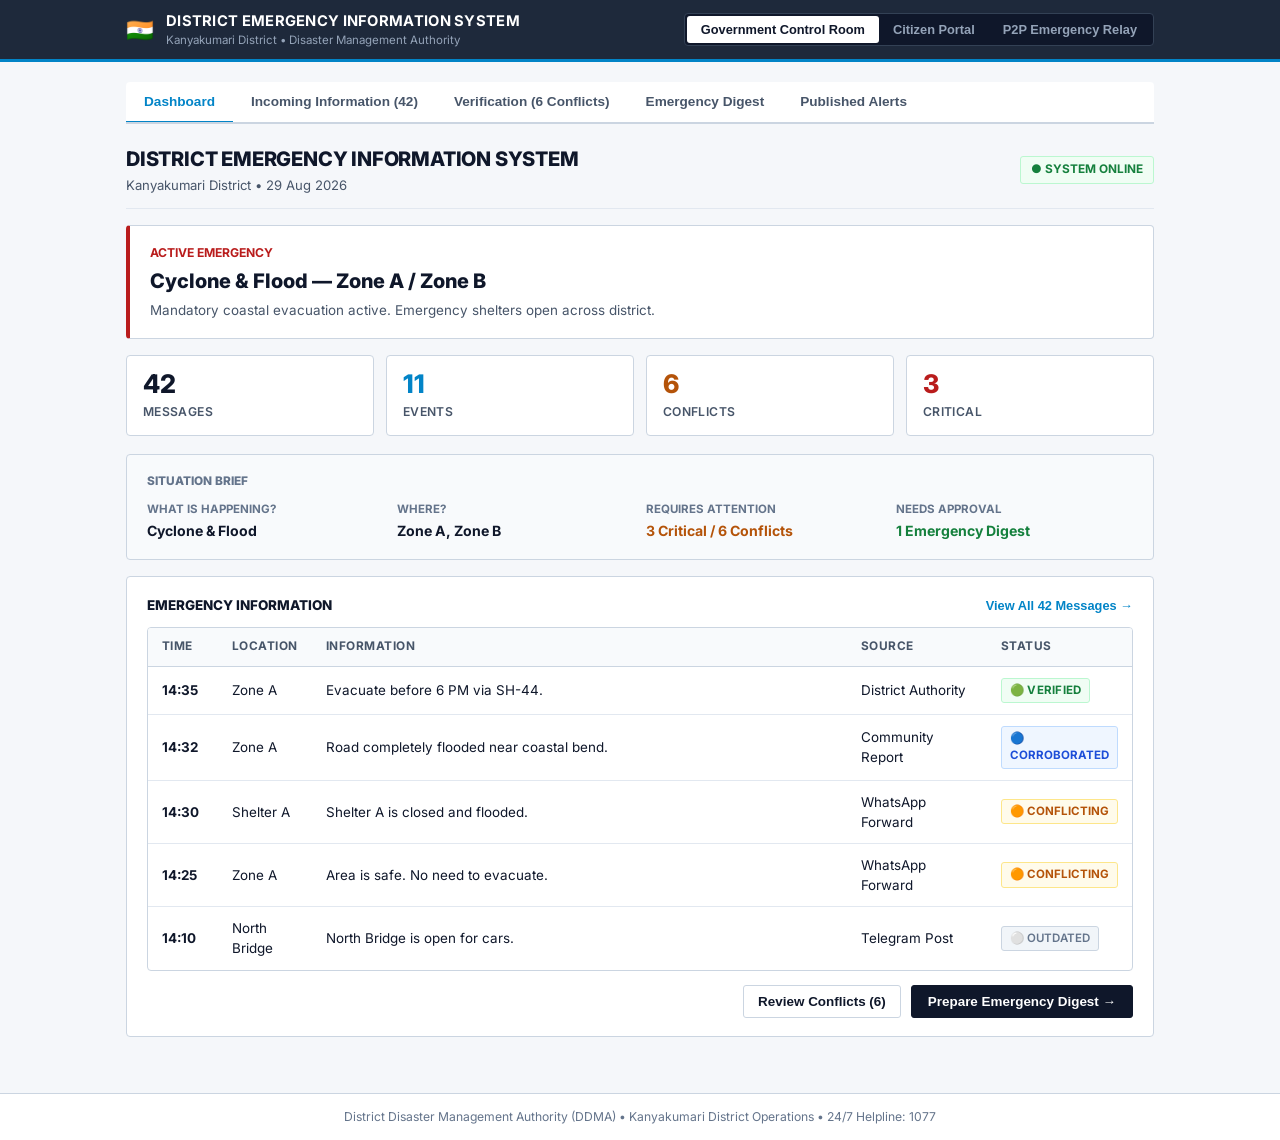
<file: index.html>
<!DOCTYPE html>
<html lang="en">
<head>
  <meta charset="UTF-8">
  <meta name="viewport" content="width=device-width, initial-scale=1.0">
  <title>District Emergency Information System — Kanyakumari</title>
  <link rel="preconnect" href="https://fonts.googleapis.com">
  <link rel="preconnect" href="https://fonts.gstatic.com" crossorigin>
  <link href="https://fonts.googleapis.com/css2?family=Inter:wght@400;500;600;700;800&display=swap" rel="stylesheet">
  <link rel="stylesheet" href="web/css/styles.css">
</head>
<body>

  <!-- Top System Bar -->
  <header class="top-nav-bar">
    <div class="nav-container">
      <div class="nav-brand">
        <span class="flag-icon">🇮🇳</span>
        <div>
          <div class="brand-title">DISTRICT EMERGENCY INFORMATION SYSTEM</div>
          <div class="brand-sub">Kanyakumari District &bull; Disaster Management Authority</div>
        </div>
      </div>
      <div class="role-switcher">
        <button class="role-btn active" id="btn-gov-role" onclick="switchPortal('gov')">
          Government Control Room
        </button>
        <button class="role-btn" id="btn-citizen-role" onclick="switchPortal('citizen')">
          Citizen Portal
        </button>
        <button class="role-btn" id="btn-p2p-role" onclick="switchPortal('p2p')">
          P2P Emergency Relay
        </button>
      </div>
    </div>
  </header>

  <main class="main-wrapper">

    <!-- ======================================================================= -->
    <!-- 🏛️ GOVERNMENT DISASTER CONTROL ROOM (5 SCREENS)                        -->
    <!-- ======================================================================= -->
    <section id="portal-gov" class="portal-section active">
      
      <!-- 5-Tab Government Navigation -->
      <nav class="gov-subnav" aria-label="Government Control Room Navigation">
        <button class="gov-nav-tab active" id="g-tab-dashboard" onclick="switchGovScreen('dashboard')">
          Dashboard
        </button>
        <button class="gov-nav-tab" id="g-tab-incoming" onclick="switchGovScreen('incoming')">
          Incoming Information (<span id="badge-inbox-count">42</span>)
        </button>
        <button class="gov-nav-tab" id="g-tab-verification" onclick="switchGovScreen('verification')">
          Verification (<span id="badge-conflict-count">6 Conflicts</span>)
        </button>
        <button class="gov-nav-tab" id="g-tab-digest" onclick="switchGovScreen('digest')">
          Emergency Digest
        </button>
        <button class="gov-nav-tab" id="g-tab-published" onclick="switchGovScreen('published')">
          Published Alerts
        </button>
      </nav>

      <!-- ===================================================================== -->
      <!-- SCREEN 1: DASHBOARD                                                   -->
      <!-- ===================================================================== -->
      <div id="screen-gov-dashboard" class="gov-screen active">
        
        <div class="portal-top-bar">
          <div>
            <h1 class="portal-title-main">DISTRICT EMERGENCY INFORMATION SYSTEM</h1>
            <p class="portal-title-sub">Kanyakumari District &bull; 29 Aug 2026</p>
          </div>
          <span class="status-pill-online">● SYSTEM ONLINE</span>
        </div>

        <!-- Active Emergency Hero Summary -->
        <div class="clean-card" style="border-left: 4px solid #B91C1C; margin-bottom: 16px;">
          <div style="font-size: 0.76rem; font-weight: 700; color: #B91C1C; text-transform: uppercase;">
            ACTIVE EMERGENCY
          </div>
          <h2 style="font-size: 1.25rem; font-weight: 800; color: #0F172A; margin: 4px 0;">
            Cyclone &amp; Flood — Zone A / Zone B
          </h2>
          <p style="font-size: 0.84rem; color: #475569;">
            Mandatory coastal evacuation active. Emergency shelters open across district.
          </p>
        </div>

        <!-- 4 Stat Boxes -->
        <div class="kpi-grid-4">
          <div class="kpi-card">
            <div class="kpi-card-num" id="kpi-msgs">42</div>
            <div class="kpi-card-label">Messages</div>
          </div>
          <div class="kpi-card">
            <div class="kpi-card-num" id="kpi-events" style="color: #0284C7;">11</div>
            <div class="kpi-card-label">Events</div>
          </div>
          <div class="kpi-card">
            <div class="kpi-card-num" id="kpi-conflicts" style="color: #B45309;">6</div>
            <div class="kpi-card-label">Conflicts</div>
          </div>
          <div class="kpi-card">
            <div class="kpi-card-num" id="kpi-critical" style="color: #B91C1C;">3</div>
            <div class="kpi-card-label">Critical</div>
          </div>
        </div>

        <!-- Control Room Situation Summary (Four Questions) -->
        <div class="clean-card" style="background: #F8FAFC; margin-bottom: 16px;">
          <div style="font-size: 0.74rem; font-weight: 800; color: #64748B; text-transform: uppercase; margin-bottom: 10px;">
            SITUATION BRIEF
          </div>
          <div style="display: grid; grid-template-columns: repeat(4, 1fr); gap: 12px;">
            <div>
              <div style="font-size: 0.72rem; color: #64748B; font-weight: 700;">WHAT IS HAPPENING?</div>
              <div style="font-size: 0.88rem; font-weight: 700; color: #0F172A; margin-top: 2px;">Cyclone &amp; Flood</div>
            </div>
            <div>
              <div style="font-size: 0.72rem; color: #64748B; font-weight: 700;">WHERE?</div>
              <div style="font-size: 0.88rem; font-weight: 700; color: #0F172A; margin-top: 2px;">Zone A, Zone B</div>
            </div>
            <div>
              <div style="font-size: 0.72rem; color: #64748B; font-weight: 700;">REQUIRES ATTENTION</div>
              <div style="font-size: 0.88rem; font-weight: 700; color: #B45309; margin-top: 2px;">3 Critical / 6 Conflicts</div>
            </div>
            <div>
              <div style="font-size: 0.72rem; color: #64748B; font-weight: 700;">NEEDS APPROVAL</div>
              <div style="font-size: 0.88rem; font-weight: 700; color: #15803D; margin-top: 2px;">1 Emergency Digest</div>
            </div>
          </div>
        </div>

        <!-- Live Emergency Information Table -->
        <div class="clean-card">
          <div style="display: flex; justify-content: space-between; align-items: center; margin-bottom: 12px;">
            <div style="font-size: 0.84rem; font-weight: 800; color: #0F172A; text-transform: uppercase;">
              EMERGENCY INFORMATION
            </div>
            <button class="btn-text-link" onclick="switchGovScreen('incoming')">View All 42 Messages &rarr;</button>
          </div>

          <div class="gov-table-wrap">
            <table class="gov-table">
              <thead>
                <tr>
                  <th style="width: 70px;">Time</th>
                  <th style="width: 90px;">Location</th>
                  <th>Information</th>
                  <th style="width: 140px;">Source</th>
                  <th style="width: 120px;">Status</th>
                </tr>
              </thead>
              <tbody id="dashboard-table-body">
                <tr>
                  <td><b>14:35</b></td>
                  <td>Zone A</td>
                  <td>Evacuate before 6 PM via SH-44.</td>
                  <td>District Authority</td>
                  <td><span class="badge-verified">🟢 VERIFIED</span></td>
                </tr>
                <tr>
                  <td><b>14:32</b></td>
                  <td>Zone A</td>
                  <td>Road completely flooded near coastal bend.</td>
                  <td>Community Report</td>
                  <td><span class="badge-corroborated">🔵 CORROBORATED</span></td>
                </tr>
                <tr>
                  <td><b>14:30</b></td>
                  <td>Shelter A</td>
                  <td>Shelter A is closed and flooded.</td>
                  <td>WhatsApp Forward</td>
                  <td><span class="badge-conflicting">🟠 CONFLICTING</span></td>
                </tr>
                <tr>
                  <td><b>14:25</b></td>
                  <td>Zone A</td>
                  <td>Area is safe. No need to evacuate.</td>
                  <td>WhatsApp Forward</td>
                  <td><span class="badge-conflicting">🟠 CONFLICTING</span></td>
                </tr>
                <tr>
                  <td><b>14:10</b></td>
                  <td>North Bridge</td>
                  <td>North Bridge is open for cars.</td>
                  <td>Telegram Post</td>
                  <td><span class="badge-outdated">⚪ OUTDATED</span></td>
                </tr>
              </tbody>
            </table>
          </div>

          <div style="display: flex; gap: 10px; margin-top: 14px; justify-content: flex-end;">
            <button class="btn-secondary-gov" onclick="switchGovScreen('verification')">
              Review Conflicts (6)
            </button>
            <button class="btn-primary-gov" onclick="switchGovScreen('digest')">
              Prepare Emergency Digest &rarr;
            </button>
          </div>
        </div>

      </div>


      <!-- ===================================================================== -->
      <!-- SCREEN 2: INCOMING INFORMATION                                        -->
      <!-- ===================================================================== -->
      <div id="screen-gov-incoming" class="gov-screen">
        
        <div class="portal-top-bar">
          <div>
            <h1 class="portal-title-main">INCOMING INFORMATION</h1>
            <p class="portal-title-sub">Raw incoming message stream from all disaster channels</p>
          </div>
          <button class="btn-primary-gov" onclick="toggleAddModal(true)">
            + Add Incoming Message
          </button>
        </div>

        <!-- Clean Filter Pills -->
        <div style="display: flex; gap: 8px; margin-bottom: 14px; flex-wrap: wrap;">
          <button class="btn-filter-pill active" id="btn-f-all" onclick="setInboxFilter('all')">All (42)</button>
          <button class="btn-filter-pill" id="btn-f-official" onclick="setInboxFilter('official')">Official (7)</button>
          <button class="btn-filter-pill" id="btn-f-news" onclick="setInboxFilter('news')">News (8)</button>
          <button class="btn-filter-pill" id="btn-f-community" onclick="setInboxFilter('community')">Community (15)</button>
          <button class="btn-filter-pill" id="btn-f-social" onclick="setInboxFilter('social')">Social (12)</button>
        </div>

        <!-- Add Message Drawer -->
        <div class="clean-card" id="add-msg-drawer" style="display: none; background: #F8FAFC; margin-bottom: 16px;">
          <div style="font-size: 0.8rem; font-weight: 700; color: #0F172A; text-transform: uppercase; margin-bottom: 10px;">
            ADD NEW INCOMING MESSAGE
          </div>
          <div style="display: grid; grid-template-columns: 1fr 1fr; gap: 10px; margin-bottom: 10px;">
            <div>
              <label style="font-size: 0.74rem; font-weight: 600; color: #475569;">Source</label>
              <select id="in-source" style="width: 100%; padding: 8px; border: 1px solid var(--border-color); border-radius: 3px; margin-top: 2px;">
                <option value="Community Report">Community Report</option>
                <option value="District Disaster Management Authority">District Authority</option>
                <option value="Police Control Room">Police Control Room</option>
                <option value="Social Media Forward">Social Media Forward</option>
              </select>
            </div>
            <div>
              <label style="font-size: 0.74rem; font-weight: 600; color: #475569;">Location</label>
              <input type="text" id="in-loc" value="Zone A" style="width: 100%; padding: 8px; border: 1px solid var(--border-color); border-radius: 3px; margin-top: 2px;">
            </div>
          </div>
          <div style="margin-bottom: 10px;">
            <label style="font-size: 0.74rem; font-weight: 600; color: #475569;">Message</label>
            <input type="text" id="in-txt" value="Zone A is safe. Water levels receding." style="width: 100%; padding: 8px; border: 1px solid var(--border-color); border-radius: 3px; margin-top: 2px;">
          </div>
          <div style="display: flex; gap: 8px;">
            <button class="btn-primary-gov" onclick="submitIncomingMsg()">Save to Pool</button>
            <button class="btn-secondary-gov" onclick="toggleAddModal(false)">Cancel</button>
          </div>
        </div>

        <!-- Incoming Messages List -->
        <div id="incoming-stream-container"></div>

      </div>


      <!-- ===================================================================== -->
      <!-- SCREEN 3: VERIFICATION                                                -->
      <!-- ===================================================================== -->
      <div id="screen-gov-verification" class="gov-screen">
        
        <div class="portal-top-bar">
          <div>
            <h1 class="portal-title-main">CLAIM VERIFICATION</h1>
            <p class="portal-title-sub">Compare unverified reports against sovereign official records</p>
          </div>
          <button class="btn-primary-gov" onclick="switchGovScreen('digest')">
            Go to Emergency Digest &rarr;
          </button>
        </div>

        <!-- Verification Item 1 -->
        <article class="verif-block-card" style="border-left: 4px solid #B45309;">
          <div style="display: flex; justify-content: space-between; align-items: center; margin-bottom: 10px;">
            <div class="field-label" style="color: #B45309;">UNVERIFIED CLAIM #01</div>
            <span class="badge-conflicting">🟠 CONFLICTING</span>
          </div>

          <div style="font-size: 1.05rem; font-weight: 700; color: #0F172A; margin-bottom: 4px;">
            &ldquo;Shelter A is closed.&rdquo;
          </div>
          <div style="font-size: 0.76rem; color: #64748B; margin-bottom: 12px;">
            Source: Community Report &bull; WhatsApp Forward
          </div>

          <div class="verif-grid-2">
            <div class="verif-side-box" style="background: #F0FDF4; border-color: #BBF7D0;">
              <div class="field-label" style="color: #15803D;">CURRENT OFFICIAL INFORMATION</div>
              <div class="field-value-strong" style="font-size: 0.88rem;">
                Shelter A is open and accepting evacuees until 10 PM.
              </div>
              <div class="field-value-meta">
                Source: District Disaster Management Authority &bull; Updated: 14:35 IST
              </div>
            </div>

            <div class="verif-side-box">
              <div class="field-label">REASON</div>
              <div style="font-size: 0.88rem; color: #334155; margin-top: 2px;">
                The claim conflicts with the latest official information.
              </div>
              <div style="margin-top: 10px;">
                <button class="btn-secondary-gov" style="padding: 4px 10px; font-size: 0.76rem;" onclick="openEvidenceModal('Shelter A is fully open, dry, and admitting evacuees 24/7 with dry food rations and medical staff.', 'DDMA Facility Order Ref: DDMA-SHELTER-01')">
                  View Evidence &rarr;
                </button>
              </div>
            </div>
          </div>
        </article>

        <!-- Verification Item 2 -->
        <article class="verif-block-card" style="border-left: 4px solid #B45309;">
          <div style="display: flex; justify-content: space-between; align-items: center; margin-bottom: 10px;">
            <div class="field-label" style="color: #B45309;">UNVERIFIED CLAIM #02</div>
            <span class="badge-conflicting">🟠 CONFLICTING</span>
          </div>

          <div style="font-size: 1.05rem; font-weight: 700; color: #0F172A; margin-bottom: 4px;">
            &ldquo;Zone A is safe. No need to evacuate.&rdquo;
          </div>
          <div style="font-size: 0.76rem; color: #64748B; margin-bottom: 12px;">
            Source: Community Report &bull; WhatsApp Group
          </div>

          <div class="verif-grid-2">
            <div class="verif-side-box" style="background: #F0FDF4; border-color: #BBF7D0;">
              <div class="field-label" style="color: #15803D;">CURRENT OFFICIAL INFORMATION</div>
              <div class="field-value-strong" style="font-size: 0.88rem;">
                Zone A evacuation is mandatory before 6:00 PM due to storm surge.
              </div>
              <div class="field-value-meta">
                Source: District Disaster Management Authority &bull; Updated: 14:35 IST
              </div>
            </div>

            <div class="verif-side-box">
              <div class="field-label">REASON</div>
              <div style="font-size: 0.88rem; color: #334155; margin-top: 2px;">
                The claim conflicts with active mandatory evacuation orders.
              </div>
              <div style="margin-top: 10px;">
                <button class="btn-secondary-gov" style="padding: 4px 10px; font-size: 0.76rem;" onclick="openEvidenceModal('Mandatory Evacuation Directive: Zone A residents must evacuate before 6:00 PM via State Highway 44.', 'DDMA Evacuation Directive Ref: DDMA-EVAC-204')">
                  View Evidence &rarr;
                </button>
              </div>
            </div>
          </div>
        </article>

        <!-- Verification Item 3 -->
        <article class="verif-block-card" style="border-left: 4px solid #64748B;">
          <div style="display: flex; justify-content: space-between; align-items: center; margin-bottom: 10px;">
            <div class="field-label" style="color: #64748B;">UNVERIFIED CLAIM #03</div>
            <span class="badge-outdated">⚪ OUTDATED</span>
          </div>

          <div style="font-size: 1.05rem; font-weight: 700; color: #0F172A; margin-bottom: 4px;">
            &ldquo;North River Bridge is open for cars.&rdquo;
          </div>
          <div style="font-size: 0.76rem; color: #64748B; margin-bottom: 12px;">
            Source: Telegram Post &bull; 14:10 IST
          </div>

          <div class="verif-grid-2">
            <div class="verif-side-box" style="background: #F0FDF4; border-color: #BBF7D0;">
              <div class="field-label" style="color: #15803D;">CURRENT OFFICIAL INFORMATION</div>
              <div class="field-value-strong" style="font-size: 0.88rem;">
                North River Bridge closed at 14:15 IST due to water scour. Use SH-44 only.
              </div>
              <div class="field-value-meta">
                Source: Traffic Police Advisory &bull; Updated: 14:15 IST
              </div>
            </div>

            <div class="verif-side-box">
              <div class="field-label">REASON</div>
              <div style="font-size: 0.88rem; color: #334155; margin-top: 2px;">
                A newer official update is available superseding this report.
              </div>
              <div style="margin-top: 10px;">
                <button class="btn-secondary-gov" style="padding: 4px 10px; font-size: 0.76rem;" onclick="openEvidenceModal('Traffic Police barricaded North River Bridge at 14:15 IST. Traffic redirected to SH-44.', 'Police Dispatch Log Ref: POL-TRAF-1415')">
                  View Evidence &rarr;
                </button>
              </div>
            </div>
          </div>
        </article>

      </div>


      <!-- ===================================================================== -->
      <!-- SCREEN 4: EMERGENCY DIGEST                                            -->
      <!-- ===================================================================== -->
      <div id="screen-gov-digest" class="gov-screen">
        
        <div class="portal-top-bar">
          <div>
            <h1 class="portal-title-main">EMERGENCY DIGEST</h1>
            <p class="portal-title-sub">Official summarized digest prepared for district release</p>
          </div>
        </div>

        <!-- Digest Box -->
        <article class="digest-container">
          
          <div class="digest-header-row">
            <div>
              <div style="font-size: 0.76rem; font-weight: 800; color: #B91C1C; text-transform: uppercase;">
                EMERGENCY DIGEST
              </div>
              <h2 style="font-size: 1.3rem; font-weight: 800; color: #0F172A; margin: 2px 0;">
                Cyclone &amp; Flood
              </h2>
              <div style="font-size: 0.82rem; color: #475569;">
                Kanyakumari District &bull; Issued: 14:35 IST
              </div>
            </div>
            <span class="status-pill-online">● Ready for Approval</span>
          </div>

          <div class="digest-section">
            <div class="digest-section-title">AFFECTED AREAS</div>
            <div class="digest-section-body" style="font-weight: 600;">
              Zone A<br>
              Zone B<br>
              Coastal Wards
            </div>
          </div>

          <div class="digest-section">
            <div class="digest-section-title">IMMEDIATE ACTION</div>
            <div class="digest-section-body" style="font-weight: 700; color: #B91C1C;">
              Residents in Zone A should evacuate before 6:00 PM.
            </div>
          </div>

          <div class="digest-section">
            <div class="digest-section-title">SHELTER</div>
            <div class="digest-section-body">
              <strong>Shelter A</strong><br>
              Open until 10:00 PM
            </div>
          </div>

          <div class="digest-section">
            <div class="digest-section-title">IMPORTANT INFORMATION</div>
            <div class="digest-section-body" style="color: #334155;">
              A conflicting message claiming <strong>Shelter A is closed</strong> was detected.<br>
              Current official information confirms that the shelter is open.
            </div>
          </div>

          <div style="display: flex; justify-content: flex-end; gap: 10px; margin-top: 20px; padding-top: 14px; border-top: 1px solid var(--border-color);">
            <button class="btn-secondary-gov" onclick="switchGovScreen('verification')">
              Edit
            </button>
            <button class="btn-primary-gov" style="font-size: 0.9rem; padding: 10px 20px;" onclick="approveAndPublishAlert()">
              Approve &amp; Publish &rarr;
            </button>
          </div>

        </article>

      </div>


      <!-- ===================================================================== -->
      <!-- SCREEN 5: PUBLISHED ALERTS                                            -->
      <!-- ===================================================================== -->
      <div id="screen-gov-published" class="gov-screen">
        
        <div class="clean-card" style="border-left: 4px solid #15803D; padding: 24px;">
          <div style="font-size: 0.76rem; font-weight: 800; color: #15803D; text-transform: uppercase;">
            ALERT PUBLISHED
          </div>
          <h2 style="font-size: 1.3rem; font-weight: 800; color: #0F172A; margin: 4px 0 2px 0;">
            Cyclone &amp; Flood
          </h2>
          <div style="font-size: 0.85rem; color: #475569; margin-bottom: 16px;">
            Zone A / Zone B &bull; Published: <span id="pub-time-str">14:36 IST</span> &bull; <span class="badge-verified">● Active</span>
          </div>

          <div style="background: #F8FAFC; border: 1px solid var(--border-color); border-radius: 4px; padding: 12px 16px; margin-bottom: 18px;">
            <div style="font-size: 0.72rem; font-weight: 700; color: #64748B; text-transform: uppercase; margin-bottom: 4px;">
              Delivered through
            </div>
            <ul style="font-size: 0.85rem; color: #334155; padding-left: 18px; line-height: 1.6;">
              <li>Government Portal</li>
              <li>Citizen App</li>
              <li>Offline Emergency Network</li>
            </ul>
          </div>

          <div style="display: flex; gap: 10px;">
            <button class="btn-secondary-gov" onclick="switchGovScreen('dashboard')">
              Back to Dashboard
            </button>
            <button class="btn-primary-gov" onclick="switchPortal('citizen')">
              View Citizen Alert &rarr;
            </button>
          </div>
        </div>

      </div>

    </section>


    <!-- ======================================================================= -->
    <!-- 👥 CITIZEN PORTAL (VERY SIMPLE)                                         -->
    <!-- ======================================================================= -->
    <section id="portal-citizen" class="portal-section">
      
      <div class="citizen-container">
        
        <!-- Header -->
        <div class="portal-top-bar" style="margin-bottom: 14px;">
          <div>
            <h1 class="portal-title-main" style="font-size: 1.15rem;">DISTRICT EMERGENCY INFORMATION</h1>
            <p class="portal-title-sub">Kanyakumari District</p>
          </div>
          <div style="display: flex; align-items: center; gap: 8px;">
            <span class="status-pill-online" id="citizen-net-pill">● CONNECTED</span>
          </div>
        </div>

        <!-- Language Switcher -->
        <div style="display: flex; justify-content: flex-end; gap: 6px; margin-bottom: 12px;">
          <button class="btn-filter-pill active" id="c-btn-en" onclick="setCitizenLang('en')">English</button>
          <button class="btn-filter-pill" id="c-btn-ta" onclick="setCitizenLang('ta')">தமிழ் (Tamil)</button>
        </div>

        <!-- Active Emergency Hero Card -->
        <article class="citizen-hero-alert" id="c-hero-box">
          <div style="font-size: 0.74rem; font-weight: 800; color: #B91C1C; text-transform: uppercase;">
            🔴 ACTIVE EMERGENCY
          </div>
          <h2 style="font-size: 1.25rem; font-weight: 800; color: #0F172A; margin: 4px 0 2px 0;" id="c-hero-title">
            CYCLONE &amp; FLOOD
          </h2>
          <div style="font-size: 0.85rem; color: #64748B; margin-bottom: 12px;" id="c-hero-area">
            Zone A / Zone B
          </div>

          <div style="font-size: 1rem; font-weight: 700; color: #0F172A; margin-bottom: 14px;" id="c-hero-action">
            Evacuate Zone A before 6:00 PM.
          </div>

          <button class="btn-primary-gov" style="width: 100%; justify-content: center; padding: 10px;" onclick="toggleCitizenDetailModal(true)">
            View Alert Details &rarr;
          </button>
        </article>

        <!-- Important Information Card -->
        <div class="citizen-info-card" id="c-shelter-box">
          <div style="font-size: 0.74rem; font-weight: 800; color: #15803D; text-transform: uppercase;">
            IMPORTANT INFORMATION
          </div>
          <div style="font-size: 0.95rem; font-weight: 700; color: #0F172A; margin-top: 4px;" id="c-shelter-txt">
            Shelter A is OPEN until 10 PM.
          </div>
          <div style="font-size: 0.76rem; color: #64748B; margin-top: 2px;">
            Govt Model School &bull; Dry meal rations and medical help available
          </div>
        </div>

        <!-- Emergency Contacts -->
        <div class="citizen-info-card">
          <div style="font-size: 0.74rem; font-weight: 800; color: #475569; text-transform: uppercase; margin-bottom: 8px;">
            EMERGENCY CONTACTS
          </div>
          <div style="display: flex; justify-content: space-between; font-size: 0.88rem; padding: 4px 0; border-bottom: 1px solid var(--border-subtle);">
            <span>Disaster Control Room</span>
            <strong style="color: #0284C7;">1077 / 112</strong>
          </div>
          <div style="display: flex; justify-content: space-between; font-size: 0.88rem; padding: 4px 0; border-bottom: 1px solid var(--border-subtle);">
            <span>Ambulance</span>
            <strong style="color: #0284C7;">108</strong>
          </div>
          <div style="display: flex; justify-content: space-between; font-size: 0.88rem; padding: 4px 0;">
            <span>Police Control</span>
            <strong style="color: #0284C7;">100</strong>
          </div>
        </div>

        <!-- Simple SOS Button -->
        <div style="margin-top: 18px;">
          <button class="btn-primary-gov" style="width: 100%; background: #B91C1C; border-color: #B91C1C; padding: 12px; justify-content: center; font-size: 0.95rem;" onclick="triggerCitizenSOSModal()">
            🚨 SEND SOS
          </button>
          <div style="text-align: center; font-size: 0.74rem; color: #64748B; margin-top: 6px;">
            Works offline. Relays automatically through nearby devices if mobile towers fail.
          </div>
        </div>

      </div>

    </section>

    <!-- ======================================================================= -->
    <!-- 📱 PORTAL 3: P2P EMERGENCY RELAY (OFFLINE STORE-AND-FORWARD MESH)       -->
    <!-- ======================================================================= -->
    <section id="portal-p2p" class="portal-section" style="max-width: 680px; margin: 0 auto;">
      
      <div class="portal-top-bar" style="border-bottom: 2px solid #0284C7; padding-bottom: 12px; margin-bottom: 16px;">
        <div>
          <h1 class="portal-title-main" style="color: #0F172A; font-size: 1.25rem; font-weight: 800;">
            NEUROSYM CRISIS
          </h1>
          <p class="portal-title-sub" style="color: #0284C7; font-weight: 700; text-transform: uppercase; font-size: 0.76rem; letter-spacing: 0.05em;">
            Offline Emergency Network &bull; Phone-to-Phone Mesh
          </p>
        </div>
        <span class="status-pill-online" style="background: #F0FDF4; color: #16A34A; border: 1px solid #BBF7D0; font-weight: 700;">
          ● OFFLINE MODE (Bluetooth Active)
        </span>
      </div>

      <!-- Network Status Card -->
      <div class="clean-card" style="background: #0F172A; color: #FFFFFF; border: none; margin-bottom: 14px;">
        <div style="display: flex; justify-content: space-between; align-items: center; margin-bottom: 8px;">
          <span style="font-size: 0.75rem; color: #38BDF8; font-weight: 700; text-transform: uppercase;">
            Multi-Hop Radio Status
          </span>
          <span style="font-size: 0.72rem; background: #1E293B; padding: 2px 8px; border-radius: 4px; color: #94A3B8;">
            Zero Cellular / Zero Internet
          </span>
        </div>
        <div style="font-size: 0.95rem; font-weight: 600; line-height: 1.4; color: #F8FAFC;">
          P2P Relay Active
        </div>
        <div style="font-size: 0.78rem; color: #94A3B8; margin-top: 4px;">
          8-Algorithm Engine: Discovery &bull; RSSI Selection &bull; Store &amp; Forward &bull; ACK + Retry &bull; Deduplication &bull; TTL &bull; Priority Queue &bull; Digital Signature.
        </div>
      </div>

      <!-- Nearby Nodes Card (Dynamic Real-Time BLE Discovery) -->
      <div class="clean-card" style="margin-bottom: 14px;">
        <div style="display: flex; justify-content: space-between; align-items: center; margin-bottom: 10px;">
          <span style="font-size: 0.76rem; font-weight: 700; color: #475569; text-transform: uppercase;">
            Nearby Discovered BLE Nodes (<span id="p2p-node-count">0</span> Active)
          </span>
          <span id="p2p-scan-badge" style="font-size: 0.72rem; color: #64748B; font-weight: 700; font-family: monospace;">
            SCAN: IDLE
          </span>
        </div>
        <div id="p2p-nodes-list" style="display: flex; flex-direction: column; gap: 8px;">
          <div id="p2p-empty-state" style="padding: 16px; text-align: center; color: #94A3B8; font-size: 0.84rem; background: #F8FAFC; border: 1px dashed #CBD5E1; border-radius: 4px;">
            No active BLE peers discovered yet.<br>
            Click <strong>[ 🔍 Scan Devices ]</strong> to initiate continuous 2.4GHz discovery.
          </div>
        </div>
      </div>

      <!-- Traffic Summary (Real-Time Counters) -->
      <div class="clean-card" style="margin-bottom: 14px;">
        <div style="font-size: 0.76rem; font-weight: 700; color: #475569; text-transform: uppercase; margin-bottom: 8px;">
          Mesh Traffic Summary
        </div>
        <div style="display: grid; grid-template-columns: repeat(3, 1fr); gap: 10px; text-align: center;">
          <div style="background: #F8FAFC; border: 1px solid #E2E8F0; padding: 10px; border-radius: 4px;">
            <div id="p2p-stat-critical" style="font-size: 1.25rem; font-weight: 800; color: #B91C1C;">0</div>
            <div style="font-size: 0.72rem; color: #64748B;">Critical Alerts Active</div>
          </div>
          <div style="background: #F8FAFC; border: 1px solid #E2E8F0; padding: 10px; border-radius: 4px;">
            <div id="p2p-stat-delivered" style="font-size: 1.25rem; font-weight: 800; color: #16A34A;">0</div>
            <div style="font-size: 0.72rem; color: #64748B;">Delivered Packets</div>
          </div>
          <div style="background: #F8FAFC; border: 1px solid #E2E8F0; padding: 10px; border-radius: 4px;">
            <div id="p2p-stat-relaying" style="font-size: 1.25rem; font-weight: 800; color: #0284C7;">0</div>
            <div style="font-size: 0.72rem; color: #64748B;">Relays in Flight</div>
          </div>
        </div>
      </div>

      <!-- Live Relay Test Card -->
      <div class="clean-card" style="border: 1px solid #CBD5E1; margin-bottom: 16px;">
        <div style="font-size: 0.76rem; font-weight: 700; color: #0284C7; text-transform: uppercase; margin-bottom: 6px;">
          Live Store-and-Forward Verification
        </div>
        <div id="p2p-simulation-output" style="font-family: monospace; font-size: 0.78rem; background: #0F172A; color: #38BDF8; padding: 12px; border-radius: 4px; line-height: 1.5; height: 120px; overflow-y: auto;">
          [READY] P2P Daemon Initialized.<br>
          [RADIO] BLE Channels: 37, 38, 39 Listening.<br>
          [MESH] Multi-Hop Chain: Govt -> Relay A -> Relay B -> Relay C -> Citizen Ready.
        </div>
      </div>

      <!-- Action Buttons -->
      <div style="display: flex; gap: 10px;">
        <button class="btn-primary-gov" style="flex: 1; justify-content: center; background: #1E293B;" onclick="triggerP2PScan()">
          🔍 Scan Devices
        </button>
        <button class="btn-primary-gov" style="flex: 1; justify-content: center; background: #B91C1C; border-color: #B91C1C;" onclick="triggerP2PTestBroadcast()">
          🚨 Send Test Alert
        </button>
      </div>

    </section>

  </main>

  <!-- Evidence Document Modal -->
  <div id="evidence-modal" class="simple-modal" style="display: none;">
    <div class="simple-modal-box">
      <div style="display: flex; justify-content: space-between; align-items: center; border-bottom: 1px solid var(--border-color); padding-bottom: 10px; margin-bottom: 12px;">
        <strong style="font-size: 0.88rem; text-transform: uppercase;">Official Evidence Record</strong>
        <button onclick="closeEvidenceModal()" style="background: none; border: none; font-size: 1.2rem; cursor: pointer;">&times;</button>
      </div>
      <div id="evidence-modal-body" style="font-size: 0.9rem; color: #1E293B; line-height: 1.5; margin-bottom: 14px;"></div>
      <div id="evidence-modal-ref" style="font-size: 0.75rem; color: #64748B; margin-bottom: 16px;"></div>
      <div style="text-align: right;">
        <button class="btn-primary-gov" onclick="closeEvidenceModal()">Close</button>
      </div>
    </div>
  </div>

  <!-- Citizen Alert Details Modal -->
  <div id="citizen-detail-modal" class="simple-modal" style="display: none;">
    <div class="simple-modal-box">
      <div style="display: flex; justify-content: space-between; align-items: center; border-bottom: 1px solid var(--border-color); padding-bottom: 10px; margin-bottom: 12px;">
        <strong style="font-size: 0.88rem; text-transform: uppercase;">Official Alert Details</strong>
        <button onclick="toggleCitizenDetailModal(false)" style="background: none; border: none; font-size: 1.2rem; cursor: pointer;">&times;</button>
      </div>
      <div style="font-size: 0.92rem; color: #1E293B; line-height: 1.6; margin-bottom: 14px;" id="c-detail-text">
        <strong>Evacuation Order:</strong> Coastal reaches of Zone A must evacuate before 6:00 PM IST.<br><br>
        <strong>Designated Corridor:</strong> Use State Highway 44 (SH-44). North River Bridge is closed.<br><br>
        <strong>Safe Shelter:</strong> Shelter A (Govt Model School) is fully operational with food and medical supplies.
      </div>
      <div style="text-align: right;">
        <button class="btn-primary-gov" onclick="toggleCitizenDetailModal(false)">Close</button>
      </div>
    </div>
  </div>

  <!-- Simple Footer -->
  <footer class="footer-simple">
    District Disaster Management Authority (DDMA) &bull; Kanyakumari District Operations &bull; 24/7 Helpline: 1077
  </footer>

  <script src="web/js/app.js"></script>
</body>
</html>
</file>
<file: web/css/styles.css>
/* ==========================================================================
   NeuroSym Crisis — Official District Emergency Information System
   Design Language: Clean → Authentic Government Portal → Trustworthy → Fast
   ========================================================================== */

:root {
  --bg-page: #F5F7FA;
  --bg-card: #FFFFFF;
  --bg-subtle: #F0F3F7;
  --bg-dark-header: #1E293B;

  --text-primary: #0F172A;
  --text-secondary: #475569;
  --text-muted: #64748B;
  --text-inverse: #FFFFFF;

  --border-color: #CBD5E1;
  --border-subtle: #E2E8F0;
  --border-dark: #334155;

  /* Restrained Official Semantic Status Colors */
  --status-verified-text: #15803d;
  --status-verified-bg: #F0FDF4;
  --status-verified-border: #BBF7D0;

  --status-corrob-text: #1D4ED8;
  --status-corrob-bg: #EFF6FF;
  --status-corrob-border: #BFDBFE;

  --status-conflict-text: #B45309;
  --status-conflict-bg: #FFFBEB;
  --status-conflict-border: #FDE68A;

  --status-critical-text: #B91C1C;
  --status-critical-bg: #FEF2F2;
  --status-critical-border: #FECACA;

  --status-outdated-text: #64748B;
  --status-outdated-bg: #F1F5F9;
  --status-outdated-border: #CBD5E1;

  --font-sans: 'Inter', -apple-system, BlinkMacSystemFont, "Segoe UI", Roboto, sans-serif;
}

* {
  box-sizing: border-box;
  margin: 0;
  padding: 0;
}

body {
  font-family: var(--font-sans);
  background-color: var(--bg-page);
  color: var(--text-primary);
  line-height: 1.5;
  -webkit-font-smoothing: antialiased;
  min-height: 100vh;
  display: flex;
  flex-direction: column;
}

/* ==========================================================================
   Header Bar
   ========================================================================== */
.top-nav-bar {
  background-color: var(--bg-dark-header);
  color: var(--text-inverse);
  padding: 10px 0;
  border-bottom: 3px solid #0284C7;
  position: sticky;
  top: 0;
  z-index: 100;
}

.nav-container {
  max-width: 1060px;
  margin: 0 auto;
  padding: 0 16px;
  display: flex;
  justify-content: space-between;
  align-items: center;
}

.nav-brand {
  display: flex;
  align-items: center;
  gap: 12px;
}

.flag-icon {
  font-size: 1.4rem;
}

.brand-title {
  font-size: 0.92rem;
  font-weight: 700;
  letter-spacing: 0.02em;
  color: #FFFFFF;
}

.brand-sub {
  font-size: 0.72rem;
  color: #94A3B8;
}

.role-switcher {
  display: flex;
  background: #0F172A;
  border-radius: 4px;
  padding: 2px;
  border: 1px solid #334155;
}

.role-btn {
  background: transparent;
  color: #94A3B8;
  border: none;
  padding: 6px 14px;
  font-size: 0.8rem;
  font-weight: 600;
  cursor: pointer;
  border-radius: 3px;
  transition: all 0.15s ease;
}

.role-btn.active {
  background: #FFFFFF;
  color: #0F172A;
}

/* Main Container */
.main-wrapper {
  max-width: 1060px;
  width: 100%;
  margin: 0 auto;
  padding: 20px 16px 40px 16px;
  flex: 1;
}

/* Section visibility */
.portal-section {
  display: none;
}
.portal-section.active {
  display: block;
}

.gov-screen {
  display: none;
}
.gov-screen.active {
  display: block;
}

.citizen-screen {
  display: none;
}
.citizen-screen.active {
  display: block;
}

/* ==========================================================================
   Official Government Subnav (5 Tabs)
   ========================================================================== */
.gov-subnav {
  display: flex;
  border-bottom: 2px solid var(--border-color);
  background: #FFFFFF;
  border-radius: 4px 4px 0 0;
  margin-bottom: 20px;
  overflow-x: auto;
}

.gov-nav-tab {
  background: transparent;
  border: none;
  padding: 12px 18px;
  font-size: 0.85rem;
  font-weight: 600;
  color: var(--text-secondary);
  cursor: pointer;
  border-bottom: 3px solid transparent;
  margin-bottom: -2px;
  white-space: nowrap;
  transition: all 0.15s ease;
}

.gov-nav-tab:hover {
  color: var(--text-primary);
  background: #F8FAFC;
}

.gov-nav-tab.active {
  color: #0284C7;
  border-bottom-color: #0284C7;
  background: #FFFFFF;
  font-weight: 700;
}

/* ==========================================================================
   Clean Government Cards & Layout
   ========================================================================== */
.clean-card {
  background: var(--bg-card);
  border: 1px solid var(--border-color);
  border-radius: 4px;
  padding: 18px 20px;
  margin-bottom: 16px;
}

.portal-top-bar {
  display: flex;
  justify-content: space-between;
  align-items: center;
  margin-bottom: 16px;
  padding-bottom: 12px;
  border-bottom: 1px solid var(--border-subtle);
}

.portal-title-main {
  font-size: 1.25rem;
  font-weight: 800;
  color: var(--text-primary);
  letter-spacing: -0.01em;
}

.portal-title-sub {
  font-size: 0.82rem;
  color: var(--text-secondary);
  margin-top: 2px;
}

/* KPI Stat Cards Row */
.kpi-grid-4 {
  display: grid;
  grid-template-columns: repeat(4, 1fr);
  gap: 12px;
  margin-bottom: 18px;
}

.kpi-card {
  background: #FFFFFF;
  border: 1px solid var(--border-color);
  border-radius: 4px;
  padding: 14px 16px;
}

.kpi-card-num {
  font-size: 1.6rem;
  font-weight: 800;
  line-height: 1.1;
  color: var(--text-primary);
}

.kpi-card-label {
  font-size: 0.76rem;
  font-weight: 600;
  color: var(--text-secondary);
  margin-top: 4px;
  text-transform: uppercase;
  letter-spacing: 0.03em;
}

/* Status Badges */
.badge-verified {
  display: inline-flex;
  align-items: center;
  background: var(--status-verified-bg);
  color: var(--status-verified-text);
  border: 1px solid var(--status-verified-border);
  font-size: 0.72rem;
  font-weight: 700;
  padding: 3px 8px;
  border-radius: 3px;
  text-transform: uppercase;
  letter-spacing: 0.02em;
}

.badge-corroborated {
  display: inline-flex;
  align-items: center;
  background: var(--status-corrob-bg);
  color: var(--status-corrob-text);
  border: 1px solid var(--status-corrob-border);
  font-size: 0.72rem;
  font-weight: 700;
  padding: 3px 8px;
  border-radius: 3px;
  text-transform: uppercase;
}

.badge-conflicting {
  display: inline-flex;
  align-items: center;
  background: var(--status-conflict-bg);
  color: var(--status-conflict-text);
  border: 1px solid var(--status-conflict-border);
  font-size: 0.72rem;
  font-weight: 700;
  padding: 3px 8px;
  border-radius: 3px;
  text-transform: uppercase;
}

.badge-critical {
  display: inline-flex;
  align-items: center;
  background: var(--status-critical-bg);
  color: var(--status-critical-text);
  border: 1px solid var(--status-critical-border);
  font-size: 0.72rem;
  font-weight: 700;
  padding: 3px 8px;
  border-radius: 3px;
  text-transform: uppercase;
}

.badge-outdated {
  display: inline-flex;
  align-items: center;
  background: var(--status-outdated-bg);
  color: var(--status-outdated-text);
  border: 1px solid var(--status-outdated-border);
  font-size: 0.72rem;
  font-weight: 600;
  padding: 3px 8px;
  border-radius: 3px;
  text-transform: uppercase;
}

/* System online pill */
.status-pill-online {
  display: inline-flex;
  align-items: center;
  gap: 5px;
  background: #F0FDF4;
  color: #15803d;
  border: 1px solid #BBF7D0;
  padding: 4px 10px;
  font-size: 0.74rem;
  font-weight: 700;
  border-radius: 3px;
}

/* ==========================================================================
   Data Table (Government Standard)
   ========================================================================== */
.gov-table-wrap {
  width: 100%;
  overflow-x: auto;
  border: 1px solid var(--border-color);
  border-radius: 4px;
  background: #FFFFFF;
}

.gov-table {
  width: 100%;
  border-collapse: collapse;
  text-align: left;
  font-size: 0.84rem;
}

.gov-table th {
  background: #F8FAFC;
  color: var(--text-secondary);
  font-weight: 700;
  font-size: 0.74rem;
  text-transform: uppercase;
  letter-spacing: 0.04em;
  padding: 10px 14px;
  border-bottom: 1px solid var(--border-color);
}

.gov-table td {
  padding: 11px 14px;
  border-bottom: 1px solid var(--border-subtle);
  color: var(--text-primary);
  vertical-align: middle;
}

.gov-table tr:last-child td {
  border-bottom: none;
}

.gov-table tr:hover td {
  background-color: #F8FAFC;
}

/* Buttons */
.btn-primary-gov {
  background: #0F172A;
  color: #FFFFFF;
  border: 1px solid #0F172A;
  padding: 8px 16px;
  font-size: 0.84rem;
  font-weight: 600;
  border-radius: 3px;
  cursor: pointer;
  transition: background 0.15s ease;
  display: inline-flex;
  align-items: center;
  gap: 6px;
}

.btn-primary-gov:hover {
  background: #1E293B;
}

.btn-secondary-gov {
  background: #FFFFFF;
  color: var(--text-primary);
  border: 1px solid var(--border-color);
  padding: 8px 14px;
  font-size: 0.84rem;
  font-weight: 600;
  border-radius: 3px;
  cursor: pointer;
  transition: all 0.15s ease;
}

.btn-secondary-gov:hover {
  background: #F8FAFC;
  border-color: #94A3B8;
}

.btn-filter-pill {
  background: #FFFFFF;
  border: 1px solid var(--border-color);
  color: var(--text-secondary);
  padding: 5px 12px;
  font-size: 0.78rem;
  font-weight: 600;
  border-radius: 3px;
  cursor: pointer;
}

.btn-filter-pill.active {
  background: #0F172A;
  color: #FFFFFF;
  border-color: #0F172A;
}

.btn-text-link {
  background: none;
  border: none;
  color: #0284C7;
  font-weight: 600;
  font-size: 0.8rem;
  cursor: pointer;
  padding: 0;
}

.btn-text-link:hover {
  text-decoration: underline;
}

/* ==========================================================================
   Verification Detail Cards
   ========================================================================== */
.verif-block-card {
  background: #FFFFFF;
  border: 1px solid var(--border-color);
  border-radius: 4px;
  padding: 18px 20px;
  margin-bottom: 14px;
}

.verif-grid-2 {
  display: grid;
  grid-template-columns: 1fr 1fr;
  gap: 16px;
  margin: 12px 0;
}

.verif-side-box {
  background: #F8FAFC;
  border: 1px solid var(--border-subtle);
  border-radius: 3px;
  padding: 12px 14px;
}

.field-label {
  font-size: 0.72rem;
  font-weight: 700;
  color: var(--text-muted);
  text-transform: uppercase;
  letter-spacing: 0.04em;
  margin-bottom: 4px;
}

.field-value-strong {
  font-size: 0.95rem;
  font-weight: 700;
  color: var(--text-primary);
}

.field-value-meta {
  font-size: 0.75rem;
  color: var(--text-secondary);
  margin-top: 4px;
}

/* ==========================================================================
   Digest View (The Main Output)
   ========================================================================== */
.digest-container {
  background: #FFFFFF;
  border: 2px solid #0F172A;
  border-radius: 4px;
  padding: 24px;
  margin-bottom: 18px;
}

.digest-header-row {
  display: flex;
  justify-content: space-between;
  align-items: flex-start;
  border-bottom: 1px solid var(--border-color);
  padding-bottom: 14px;
  margin-bottom: 16px;
}

.digest-section {
  border-bottom: 1px solid var(--border-subtle);
  padding-bottom: 14px;
  margin-bottom: 14px;
}

.digest-section:last-child {
  border-bottom: none;
  padding-bottom: 0;
  margin-bottom: 0;
}

.digest-section-title {
  font-size: 0.76rem;
  font-weight: 800;
  color: var(--text-muted);
  text-transform: uppercase;
  letter-spacing: 0.05em;
  margin-bottom: 4px;
}

.digest-section-body {
  font-size: 0.95rem;
  color: var(--text-primary);
  line-height: 1.5;
}

/* ==========================================================================
   Citizen Portal Styles (Clean & Simple)
   ========================================================================== */
.citizen-container {
  max-width: 600px;
  margin: 0 auto;
}

.citizen-hero-alert {
  background: #FFFFFF;
  border: 2px solid #B91C1C;
  border-radius: 4px;
  padding: 20px;
  margin-bottom: 16px;
}

.citizen-info-card {
  background: #FFFFFF;
  border: 1px solid var(--border-color);
  border-radius: 4px;
  padding: 16px 18px;
  margin-bottom: 14px;
}

.citizen-nav-tabs {
  display: flex;
  gap: 8px;
  margin-bottom: 16px;
}

.citizen-tab-btn {
  flex: 1;
  background: #FFFFFF;
  border: 1px solid var(--border-color);
  padding: 10px;
  font-size: 0.82rem;
  font-weight: 600;
  color: var(--text-secondary);
  border-radius: 4px;
  cursor: pointer;
  text-align: center;
}

.citizen-tab-btn.active {
  background: #0F172A;
  color: #FFFFFF;
  border-color: #0F172A;
}

/* Modal Simple */
.simple-modal {
  position: fixed;
  top: 0;
  left: 0;
  right: 0;
  bottom: 0;
  background: rgba(15, 23, 42, 0.5);
  display: flex;
  align-items: center;
  justify-content: center;
  z-index: 1000;
  padding: 16px;
}

.simple-modal-box {
  background: #FFFFFF;
  border-radius: 4px;
  max-width: 540px;
  width: 100%;
  border: 1px solid var(--border-color);
  box-shadow: 0 10px 25px rgba(0,0,0,0.15);
  padding: 20px;
}

/* Footer */
.footer-simple {
  border-top: 1px solid var(--border-color);
  background: #FFFFFF;
  padding: 14px 16px;
  font-size: 0.76rem;
  color: var(--text-muted);
  text-align: center;
  margin-top: auto;
}

@media (max-width: 768px) {
  .kpi-grid-4 {
    grid-template-columns: repeat(2, 1fr);
  }
  .verif-grid-2 {
    grid-template-columns: 1fr;
  }
}
</file>
